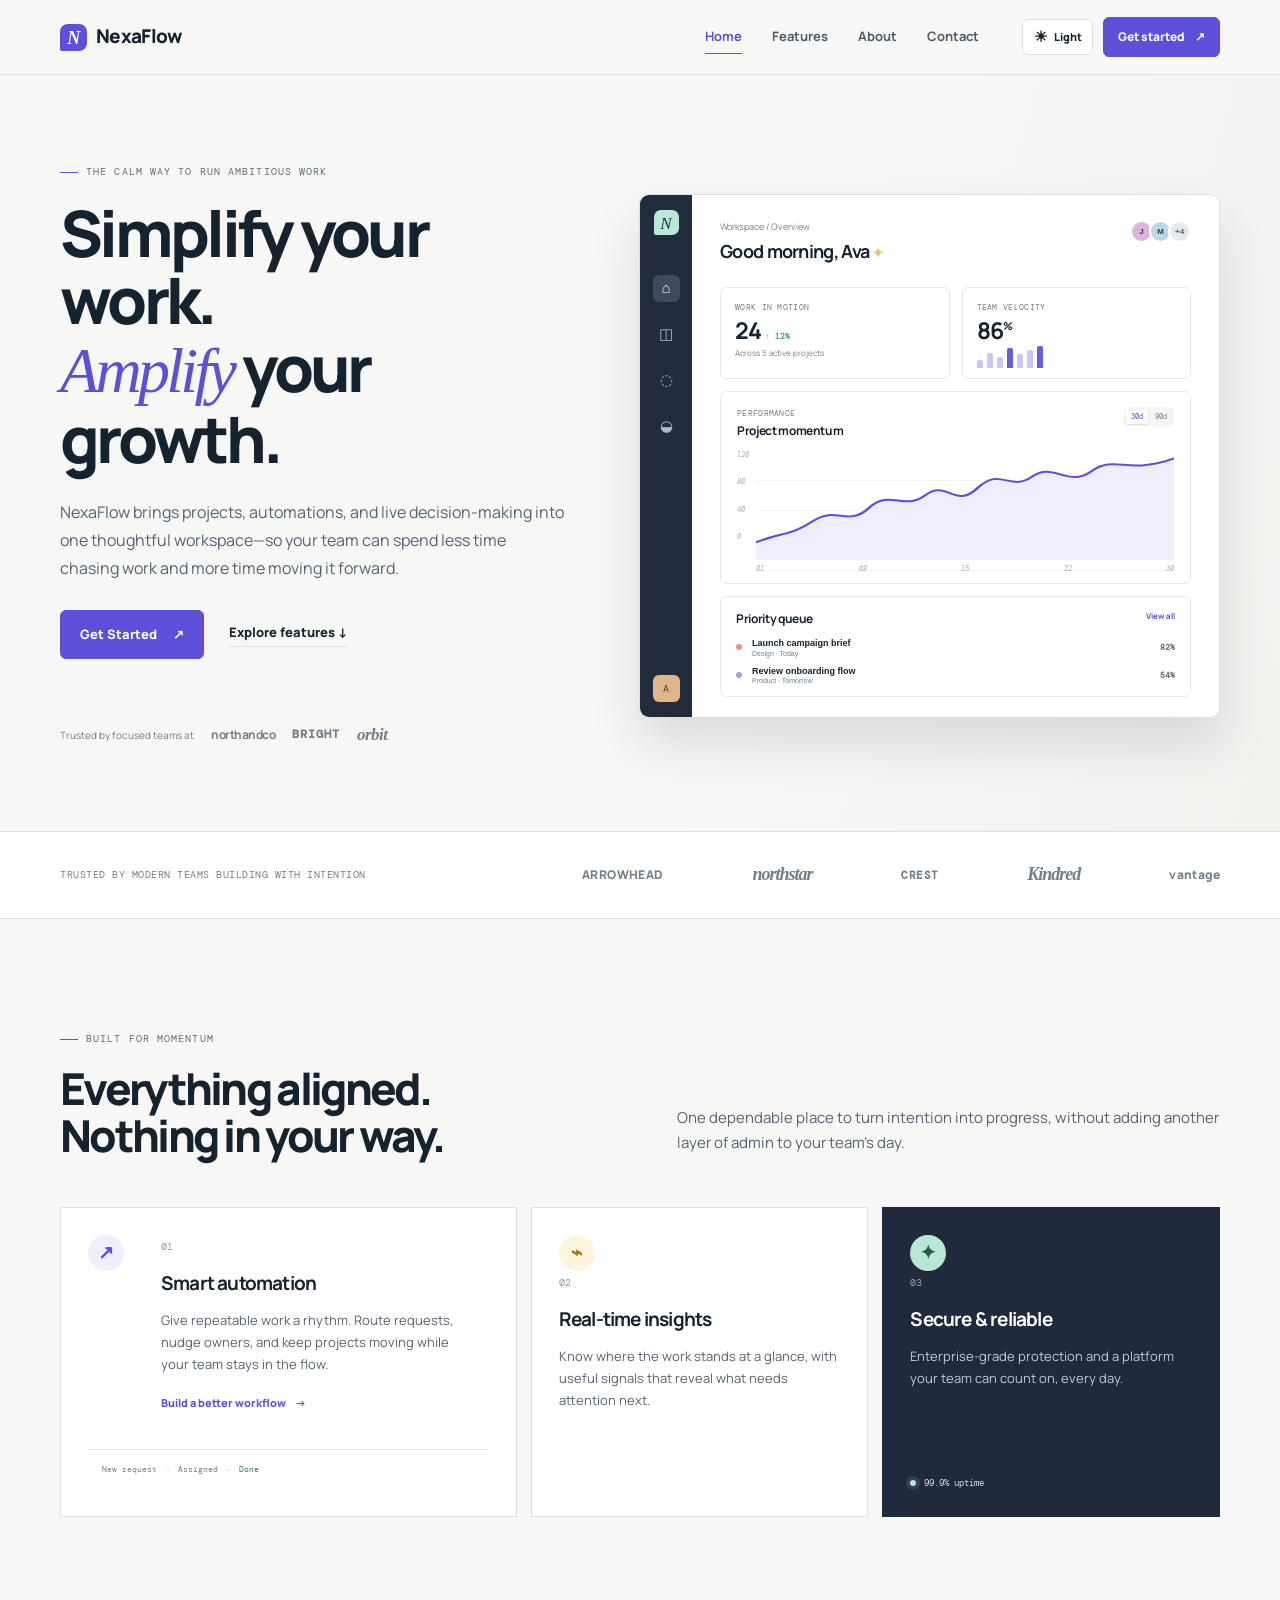
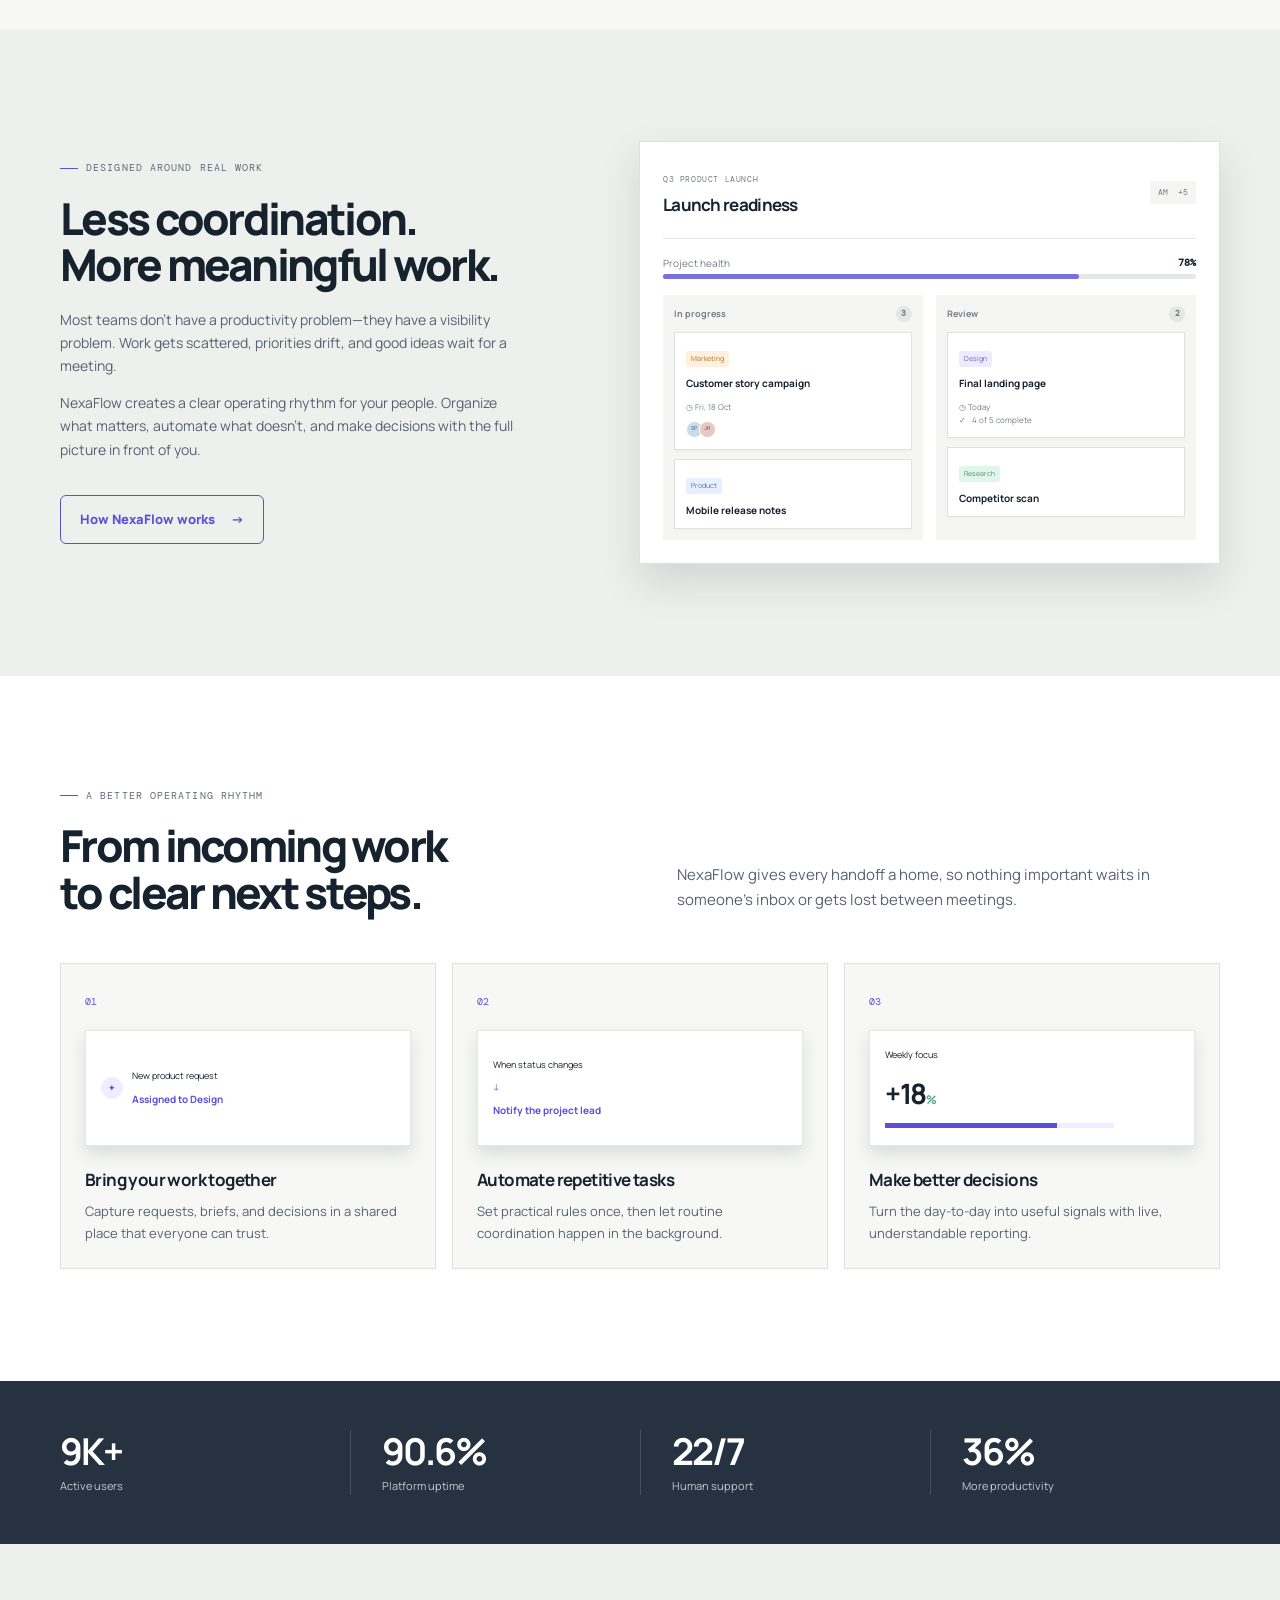
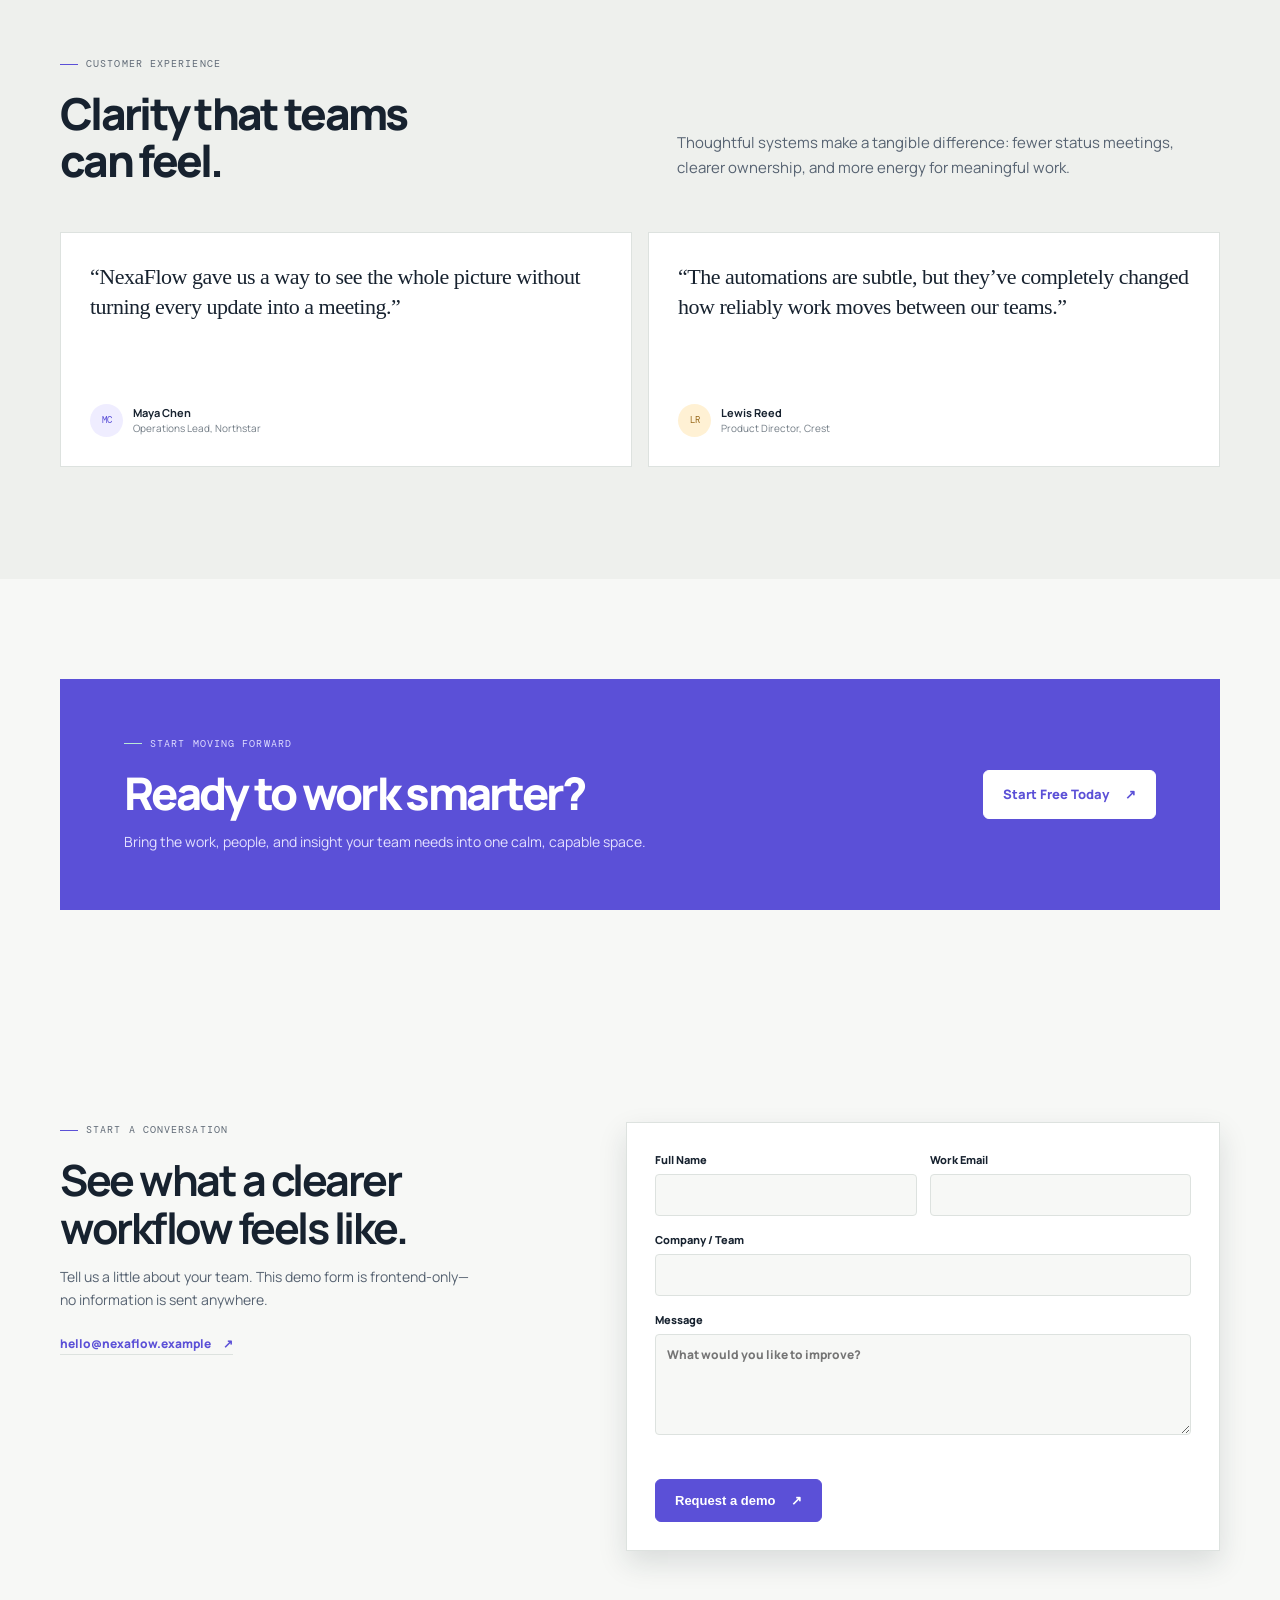
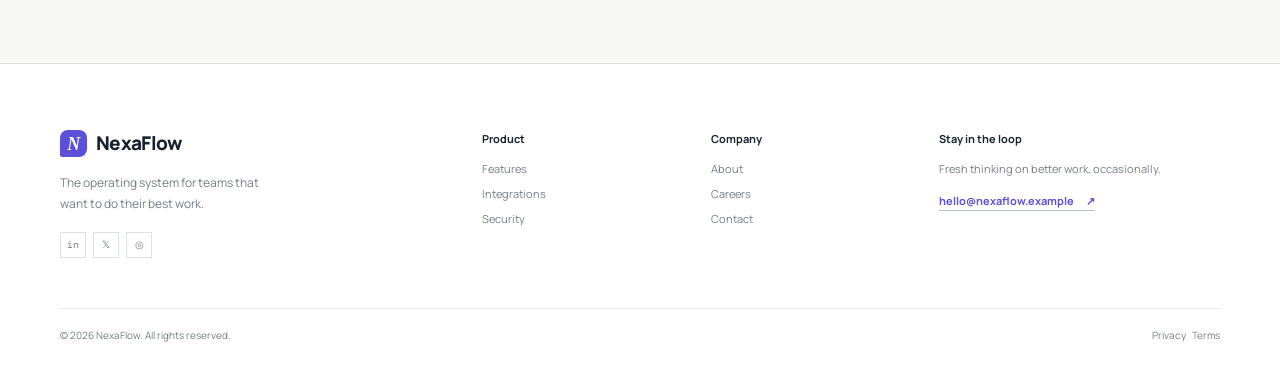
<file: index.html>
<!DOCTYPE html>
<html lang="en">
  <head>
    <meta charset="UTF-8" />
    <meta name="viewport" content="width=device-width, initial-scale=1.0" />
    <meta name="description" content="NexaFlow is the operating system for focused, high-performing teams." />
    <title>NexaFlow — Work that moves forward</title>
    <link rel="preconnect" href="https://fonts.googleapis.com" />
    <link rel="preconnect" href="https://fonts.gstatic.com" crossorigin />
    <link href="https://fonts.googleapis.com/css2?family=DM+Mono:wght@400;500&family=Manrope:wght@400;500;600;700;800&display=swap" rel="stylesheet" />
    <link rel="stylesheet" href="/WebDev-L1-LandingPage/style.css" />
    <script src="/WebDev-L1-LandingPage/app.js" defer></script>
  </head>
  <body>
    <header class="site-header">
      <nav class="nav container" aria-label="Primary navigation">
        <a class="brand" href="#home" aria-label="NexaFlow home"><span class="brand-mark">N</span>NexaFlow</a>
        <div class="nav-links" id="primary-menu">
          <a href="#home" aria-current="page">Home</a><a href="#features">Features</a><a href="#about">About</a><a href="#contact">Contact</a>
          <a class="mobile-cta" href="#contact">Get started <span aria-hidden="true">↗</span></a>
        </div>
        <div class="nav-actions">
          <button class="theme-toggle" type="button" aria-label="Switch to dark mode" aria-pressed="false">
            <span class="theme-icon theme-sun" aria-hidden="true">☀</span>
            <span class="theme-icon theme-moon" aria-hidden="true">☾</span>
            <span class="theme-toggle-label">Light</span>
          </button>
          <a class="button button-small desktop-cta" href="#contact">Get started <span aria-hidden="true">↗</span></a>
          <button class="menu-toggle" type="button" aria-controls="primary-menu" aria-expanded="false" aria-label="Open navigation menu"><span></span><span></span><span></span></button>
        </div>
      </nav>
    </header>

    <main>
      <section class="hero" id="home">
        <div class="container hero-grid">
          <div class="hero-copy">
            <p class="eyebrow"><span></span> The calm way to run ambitious work</p>
            <h1>Simplify your work.<br /><em>Amplify</em> your growth.</h1>
            <p class="hero-text">NexaFlow brings projects, automations, and live decision-making into one thoughtful workspace—so your team can spend less time chasing work and more time moving it forward.</p>
            <div class="hero-actions">
              <a class="button" href="#contact">Get Started <span aria-hidden="true">↗</span></a>
              <a class="text-link" href="#features">Explore features <span aria-hidden="true">↓</span></a>
            </div>
            <div class="trusted"><span>Trusted by focused teams at</span><b>northandco</b><b>BRIGHT</b><b>orbit</b></div>
          </div>
          <div class="dashboard dashboard-hero" aria-label="NexaFlow workspace preview">
            <div class="dash-sidebar"><div class="dash-logo">N</div><div class="side-icons"><i class="active">⌂</i><i>◫</i><i>◌</i><i>◒</i></div><i class="profile">A</i></div>
            <div class="dash-main">
              <div class="dash-top"><div><p class="dash-breadcrumb">Workspace / Overview</p><h2>Good morning, Ava <span>✦</span></h2></div><button class="avatar-stack" aria-label="Team members"><b>J</b><b>M</b><b>+4</b></button></div>
              <div class="metric-row"><article><small>WORK IN MOTION</small><strong>24 <span>↑ 12%</span></strong><p>Across 5 active projects</p></article><article><small>TEAM VELOCITY</small><strong>86<sup>%</sup></strong><div class="mini-bars"><i></i><i></i><i></i><i></i><i></i><i></i><i></i></div></article></div>
              <div class="chart-card"><div class="card-title"><div><small>PERFORMANCE</small><h3>Project momentum</h3></div><div class="range-switch" aria-label="Chart time range"><button class="is-selected" type="button" data-range="30">30d</button><button type="button" data-range="90">90d</button></div></div><div class="chart"><div class="y-axis"><i>120</i><i>80</i><i>40</i><i>0</i></div><svg viewBox="0 0 400 135" preserveAspectRatio="none" aria-hidden="true"><path class="chart-fill" d="M0 113 C25 100,33 105,55 86 S88 94,108 70 S141 74,162 54 S190 72,212 45 S243 50,264 31 S298 45,321 24 S355 29,400 8 V135 H0Z"/><path class="chart-line" d="M0 113 C25 100,33 105,55 86 S88 94,108 70 S141 74,162 54 S190 72,212 45 S243 50,264 31 S298 45,321 24 S355 29,400 8"/></svg><div class="x-axis"><i>01</i><i>08</i><i>15</i><i>22</i><i>30</i></div></div></div>
              <div class="activity"><div class="card-title"><h3>Priority queue</h3><a href="#features">View all</a></div><button class="task task-button" type="button" data-project="campaign"><span class="task-dot coral"></span><span><b>Launch campaign brief</b><small>Design · Today</small></span><strong>82%</strong></button><button class="task task-button" type="button" data-project="onboarding"><span class="task-dot lilac"></span><span><b>Review onboarding flow</b><small>Product · Tomorrow</small></span><strong>54%</strong></button></div>
            </div>
          </div>
        </div>
      </section>

      <section class="trust-band" aria-label="Trusted by modern teams"><div class="container"><p>Trusted by modern teams building with intention</p><div class="trust-logos" aria-label="Customer logos"><span>ARROWHEAD</span><span>northstar</span><span>CREST</span><span>Kindred</span><span>vantage</span></div></div></section>

      <section class="features section" id="features">
        <div class="container">
          <div class="section-intro"><p class="eyebrow"><span></span> Built for momentum</p><h2>Everything aligned.<br />Nothing in your way.</h2><p>One dependable place to turn intention into progress, without adding another layer of admin to your team’s day.</p></div>
          <div class="feature-grid">
            <article class="feature feature-wide"><div class="feature-icon purple">↗</div><div><p class="feature-number">01</p><h3>Smart automation</h3><p>Give repeatable work a rhythm. Route requests, nudge owners, and keep projects moving while your team stays in the flow.</p><a href="#about">Build a better workflow <span>→</span></a></div><div class="flow-diagram"><span>New request</span><i>→</i><span>Assigned</span><i>→</i><span class="flow-last">Done</span></div></article>
            <article class="feature"><div class="feature-icon amber">⌁</div><p class="feature-number">02</p><h3>Real-time insights</h3><p>Know where the work stands at a glance, with useful signals that reveal what needs attention next.</p></article>
            <article class="feature dark"><div class="feature-icon mint">✦</div><p class="feature-number">03</p><h3>Secure &amp; reliable</h3><p>Enterprise-grade protection and a platform your team can count on, every day.</p><div class="secure-line"><i></i><span>99.9% uptime</span></div></article>
          </div>
        </div>
      </section>

      <section class="product section" id="about"><div class="container product-grid"><div class="product-copy"><p class="eyebrow"><span></span> Designed around real work</p><h2>Less coordination.<br />More meaningful work.</h2><p>Most teams don’t have a productivity problem—they have a visibility problem. Work gets scattered, priorities drift, and good ideas wait for a meeting.</p><p>NexaFlow creates a clear operating rhythm for your people. Organize what matters, automate what doesn’t, and make decisions with the full picture in front of you.</p><a class="button button-outline" href="#contact">How NexaFlow works <span>→</span></a></div><div class="board" aria-label="Project board preview"><div class="board-heading"><div><span class="board-kicker">Q3 PRODUCT LAUNCH</span><h3>Launch readiness</h3></div><span class="board-avatars">AM&nbsp; +5</span></div><div class="board-progress"><span>Project health</span><b>78%</b><i><em></em></i></div><div class="board-columns"><div><h4>In progress <b>3</b></h4><article class="board-card"><small class="tag orange">Marketing</small><strong>Customer story campaign</strong><p><span>◷</span> Fri, 18 Oct</p><div class="card-people"><i>SP</i><i>JH</i></div></article><article class="board-card compact"><small class="tag blue">Product</small><strong>Mobile release notes</strong></article></div><div><h4>Review <b>2</b></h4><article class="board-card"><small class="tag purple-tag">Design</small><strong>Final landing page</strong><p><span>◷</span> Today</p><div class="checklist">✓ &nbsp; 4 of 5 complete</div></article><article class="board-card compact"><small class="tag green">Research</small><strong>Competitor scan</strong></article></div></div></div></div></section>

      <section class="how-it-works section"><div class="container"><div class="section-intro"><p class="eyebrow"><span></span> A better operating rhythm</p><h2>From incoming work<br />to clear next steps.</h2><p>NexaFlow gives every handoff a home, so nothing important waits in someone’s inbox or gets lost between meetings.</p></div><div class="steps-grid"><article class="step-card reveal"><span class="step-number">01</span><div class="step-visual inbox-visual"><i>✦</i><span>New product request</span><b>Assigned to Design</b></div><h3>Bring your work together</h3><p>Capture requests, briefs, and decisions in a shared place that everyone can trust.</p></article><article class="step-card reveal"><span class="step-number">02</span><div class="step-visual automation-visual"><span>When status changes</span><i>↓</i><b>Notify the project lead</b></div><h3>Automate repetitive tasks</h3><p>Set practical rules once, then let routine coordination happen in the background.</p></article><article class="step-card reveal"><span class="step-number">03</span><div class="step-visual insight-visual"><span>Weekly focus</span><strong>+18<small>%</small></strong><i></i></div><h3>Make better decisions</h3><p>Turn the day-to-day into useful signals with live, understandable reporting.</p></article></div></div></section>

      <section class="stats"><div class="container stats-grid"><div><strong>10K<span>+</span></strong><p>Active users</p></div><div><strong>99.9<span>%</span></strong><p>Platform uptime</p></div><div><strong>24<span>/7</span></strong><p>Human support</p></div><div><strong>40<span>%</span></strong><p>More productivity</p></div></div></section>

      <section class="testimonials section"><div class="container"><div class="section-intro"><p class="eyebrow"><span></span> Customer experience</p><h2>Clarity that teams<br />can feel.</h2><p>Thoughtful systems make a tangible difference: fewer status meetings, clearer ownership, and more energy for meaningful work.</p></div><div class="testimonial-grid"><figure class="testimonial reveal"><blockquote>“NexaFlow gave us a way to see the whole picture without turning every update into a meeting.”</blockquote><figcaption><span class="person-avatar purple-avatar">MC</span><span><b>Maya Chen</b><small>Operations Lead, Northstar</small></span></figcaption></figure><figure class="testimonial reveal"><blockquote>“The automations are subtle, but they’ve completely changed how reliably work moves between our teams.”</blockquote><figcaption><span class="person-avatar amber-avatar">LR</span><span><b>Lewis Reed</b><small>Product Director, Crest</small></span></figcaption></figure></div></div></section>

      <section class="final-cta section" id="contact"><div class="container cta-panel"><div><p class="eyebrow light"><span></span> Start moving forward</p><h2>Ready to work smarter?</h2><p>Bring the work, people, and insight your team needs into one calm, capable space.</p></div><a class="button button-light" href="#contact-form">Start Free Today <span>↗</span></a></div></section>

      <section class="contact-section section" id="contact-form"><div class="container contact-grid"><div><p class="eyebrow"><span></span> Start a conversation</p><h2>See what a clearer<br />workflow feels like.</h2><p>Tell us a little about your team. This demo form is frontend-only—no information is sent anywhere.</p><a class="contact-email" href="mailto:hello@nexaflow.example">hello@nexaflow.example <span>↗</span></a></div><form class="contact-form" novalidate><div class="form-row"><label>Full Name<input name="name" autocomplete="name" required /></label><label>Work Email<input name="email" type="email" autocomplete="email" required /></label></div><label>Company / Team<input name="company" autocomplete="organization" required /></label><label>Message<textarea name="message" rows="4" required placeholder="What would you like to improve?"></textarea></label><p class="form-status" role="status" aria-live="polite"></p><button class="button" type="submit"><span class="button-text">Request a demo</span><span class="button-loader" aria-hidden="true"></span><span aria-hidden="true">↗</span></button></form></div></section>
    </main>

    <footer class="footer"><div class="container footer-grid"><div class="footer-brand"><a class="brand" href="#home"><span class="brand-mark">N</span>NexaFlow</a><p>The operating system for teams that want to do their best work.</p><div class="socials"><a href="#contact" aria-label="LinkedIn">in</a><a href="#contact" aria-label="X">𝕏</a><a href="#contact" aria-label="Instagram">◎</a></div></div><div><h4>Product</h4><a href="#features">Features</a><a href="#about">Integrations</a><a href="#contact">Security</a></div><div><h4>Company</h4><a href="#about">About</a><a href="#contact">Careers</a><a href="#contact">Contact</a></div><div><h4>Stay in the loop</h4><p class="newsletter-text">Fresh thinking on better work, occasionally.</p><a class="footer-email" href="mailto:hello@nexaflow.example">hello@nexaflow.example <span>↗</span></a></div></div><div class="container footer-bottom"><span>© 2026 NexaFlow. All rights reserved.</span><span><a href="#contact">Privacy</a>&nbsp;&nbsp; <a href="#contact">Terms</a></span></div></footer>
    <div class="project-modal" aria-hidden="true" role="dialog" aria-modal="true" aria-labelledby="modal-title"><div class="modal-backdrop" data-close-modal></div><div class="modal-card" role="document"><button class="modal-close" type="button" aria-label="Close project details" data-close-modal>×</button><p class="eyebrow"><span></span> Project details</p><h2 id="modal-title">Launch campaign brief</h2><p class="modal-copy">A focused campaign plan for the Q3 launch, including audience, positioning, channel ownership, and final review milestones.</p><div class="modal-meta"><span><b>Owner</b> Maya Chen</span><span><b>Due</b> Today</span><span><b>Status</b> In review</span></div><div class="modal-progress"><div><span>Completion</span><b>82%</b></div><i><em></em></i></div><button class="button" type="button" data-close-modal>Got it <span>→</span></button></div></div>
  </body>
</html>
</file>
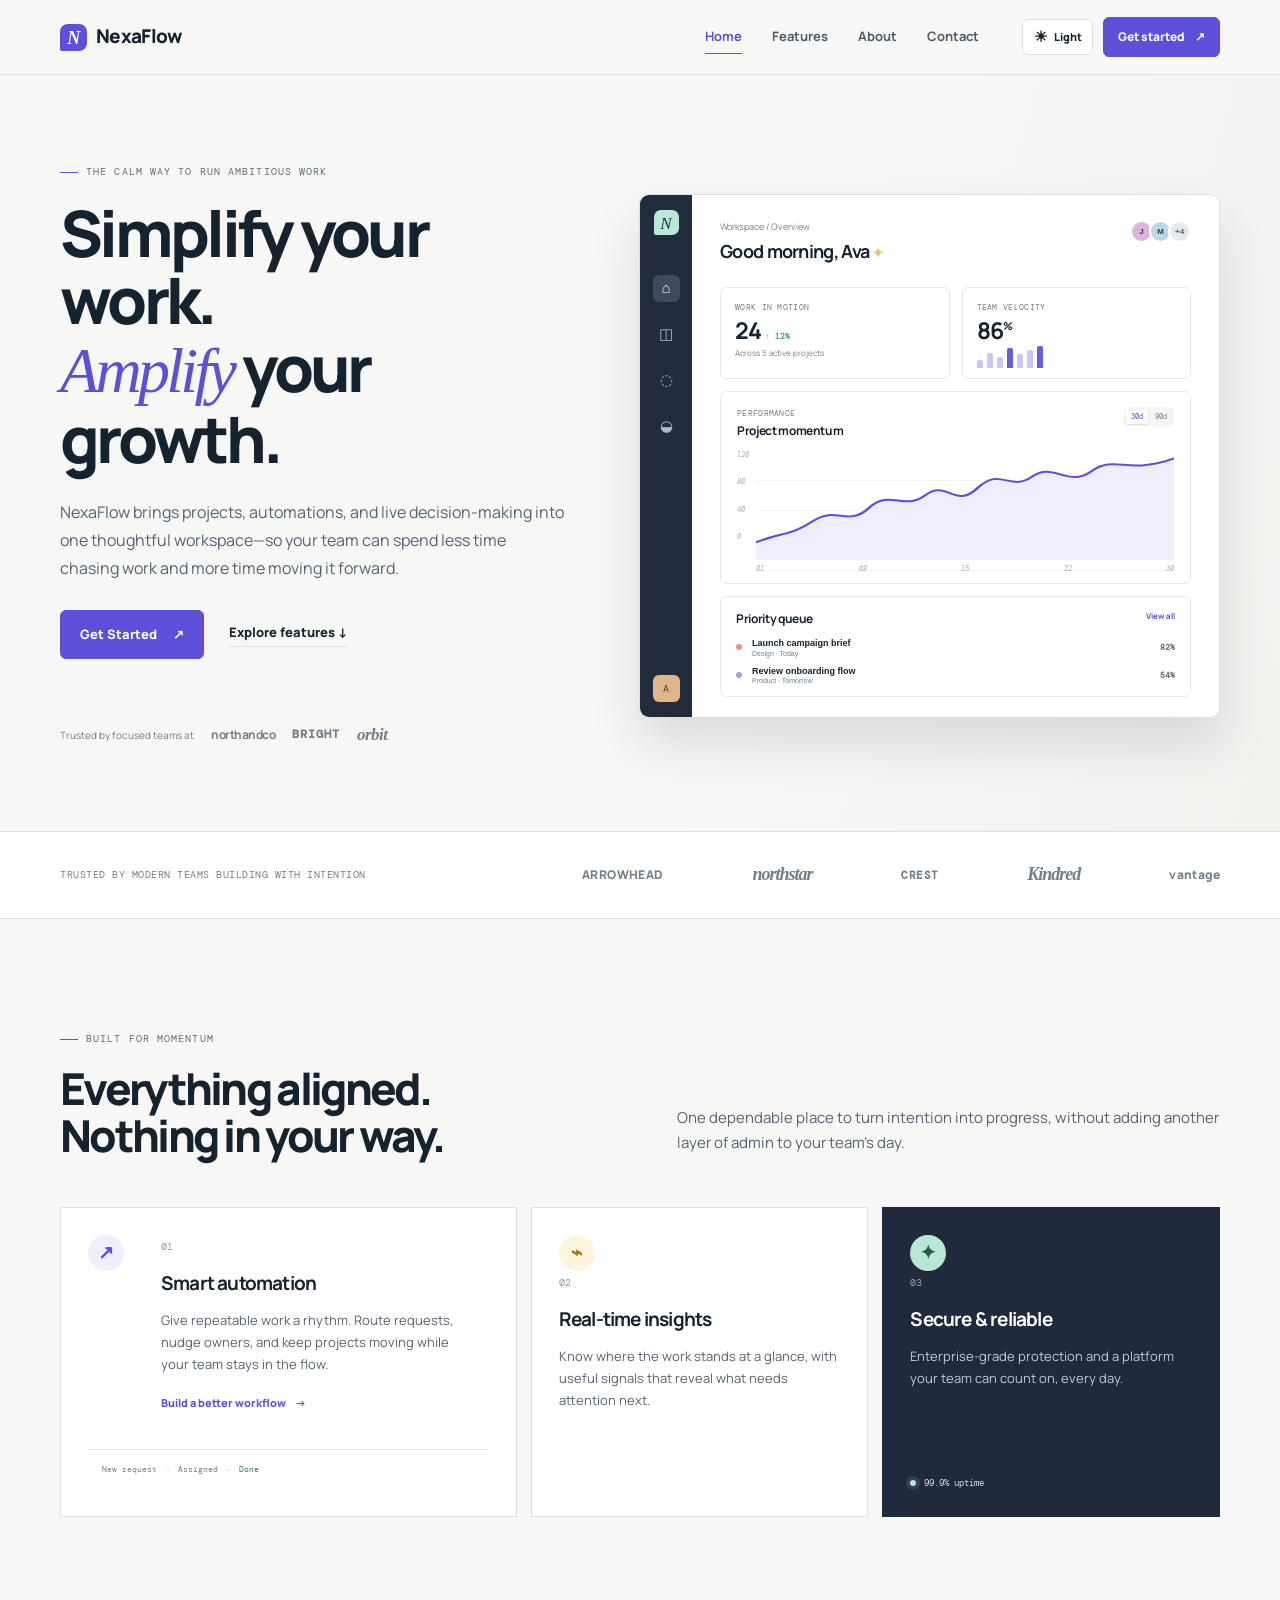
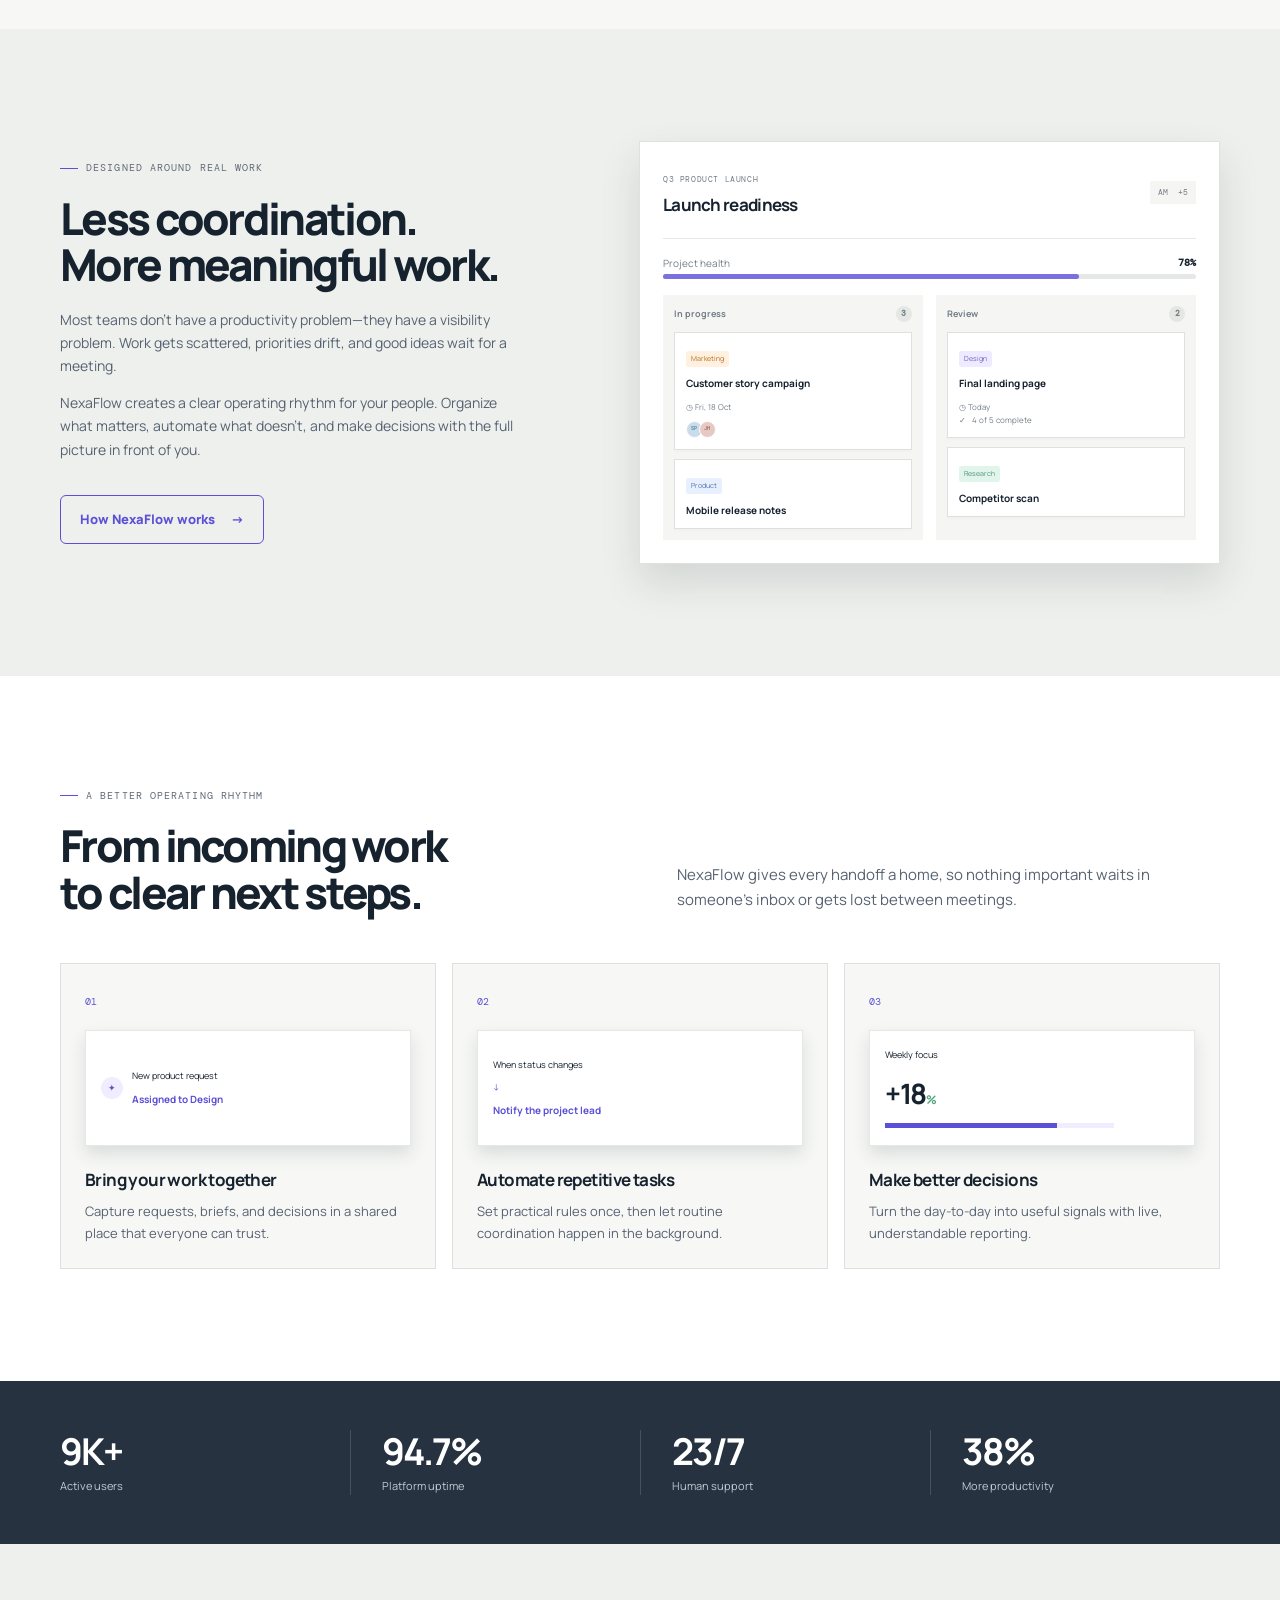
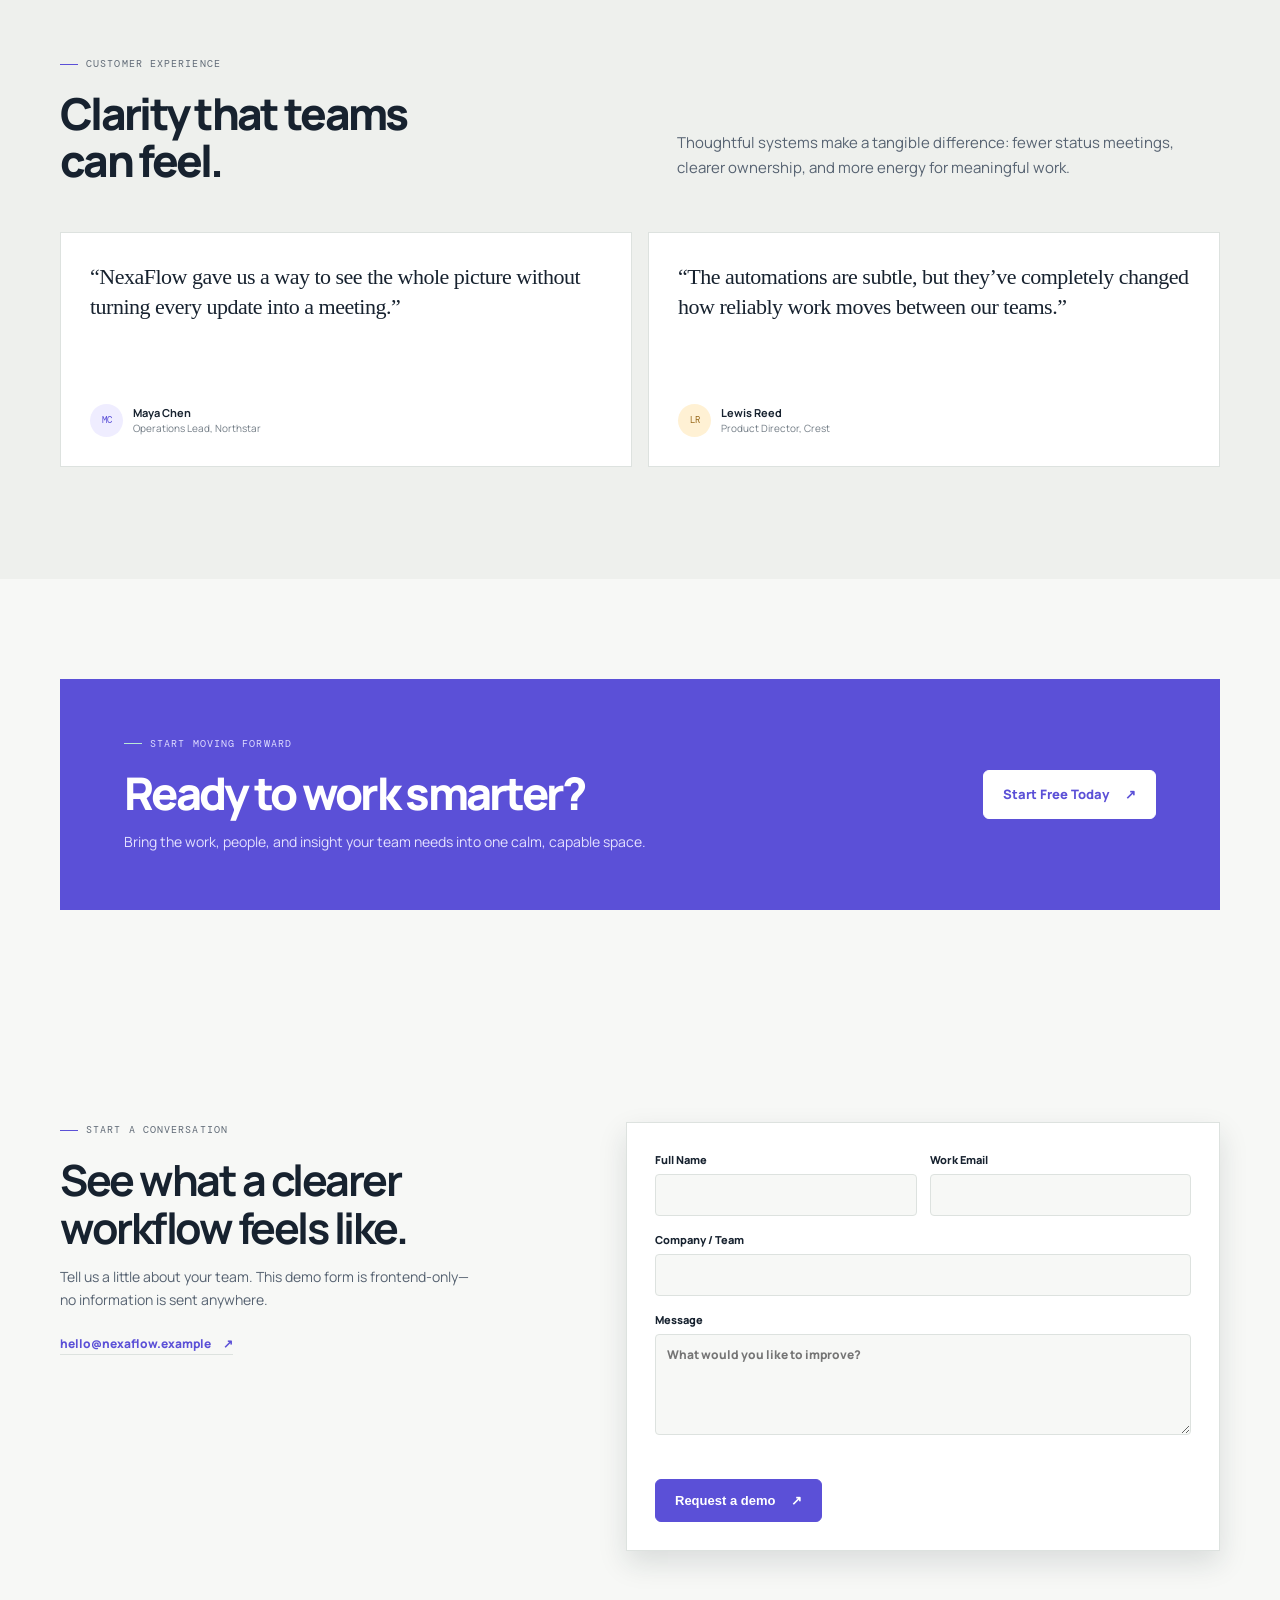
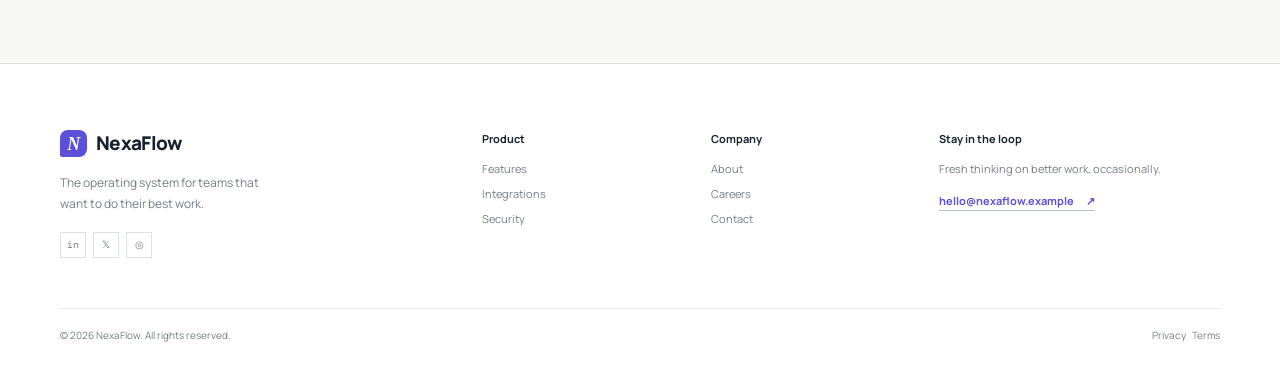
<file: WebDev-L1-LandingPage/index.html>
<!DOCTYPE html>
<html lang="en">
  <head>
    <meta charset="UTF-8" />
    <meta name="viewport" content="width=device-width, initial-scale=1.0" />
    <meta name="description" content="NexaFlow is the operating system for focused, high-performing teams." />
    <title>NexaFlow — Work that moves forward</title>
    <link rel="preconnect" href="https://fonts.googleapis.com" />
    <link rel="preconnect" href="https://fonts.gstatic.com" crossorigin />
    <link href="https://fonts.googleapis.com/css2?family=DM+Mono:wght@400;500&family=Manrope:wght@400;500;600;700;800&display=swap" rel="stylesheet" />
    <link rel="stylesheet" href="style.css" />
    <script src="app.js" defer></script>
  </head>
  <body>
    <header class="site-header">
      <nav class="nav container" aria-label="Primary navigation">
        <a class="brand" href="#home" aria-label="NexaFlow home"><span class="brand-mark">N</span>NexaFlow</a>
        <div class="nav-links" id="primary-menu">
          <a href="#home" aria-current="page">Home</a><a href="#features">Features</a><a href="#about">About</a><a href="#contact">Contact</a>
          <a class="mobile-cta" href="#contact">Get started <span aria-hidden="true">↗</span></a>
        </div>
        <div class="nav-actions">
          <button class="theme-toggle" type="button" aria-label="Switch to dark mode" aria-pressed="false">
            <span class="theme-icon theme-sun" aria-hidden="true">☀</span>
            <span class="theme-icon theme-moon" aria-hidden="true">☾</span>
            <span class="theme-toggle-label">Light</span>
          </button>
          <a class="button button-small desktop-cta" href="#contact">Get started <span aria-hidden="true">↗</span></a>
          <button class="menu-toggle" type="button" aria-controls="primary-menu" aria-expanded="false" aria-label="Open navigation menu"><span></span><span></span><span></span></button>
        </div>
      </nav>
    </header>

    <main>
      <section class="hero" id="home">
        <div class="container hero-grid">
          <div class="hero-copy">
            <p class="eyebrow"><span></span> The calm way to run ambitious work</p>
            <h1>Simplify your work.<br /><em>Amplify</em> your growth.</h1>
            <p class="hero-text">NexaFlow brings projects, automations, and live decision-making into one thoughtful workspace—so your team can spend less time chasing work and more time moving it forward.</p>
            <div class="hero-actions">
              <a class="button" href="#contact">Get Started <span aria-hidden="true">↗</span></a>
              <a class="text-link" href="#features">Explore features <span aria-hidden="true">↓</span></a>
            </div>
            <div class="trusted"><span>Trusted by focused teams at</span><b>northandco</b><b>BRIGHT</b><b>orbit</b></div>
          </div>
          <div class="dashboard dashboard-hero" aria-label="NexaFlow workspace preview">
            <div class="dash-sidebar"><div class="dash-logo">N</div><div class="side-icons"><i class="active">⌂</i><i>◫</i><i>◌</i><i>◒</i></div><i class="profile">A</i></div>
            <div class="dash-main">
              <div class="dash-top"><div><p class="dash-breadcrumb">Workspace / Overview</p><h2>Good morning, Ava <span>✦</span></h2></div><button class="avatar-stack" aria-label="Team members"><b>J</b><b>M</b><b>+4</b></button></div>
              <div class="metric-row"><article><small>WORK IN MOTION</small><strong>24 <span>↑ 12%</span></strong><p>Across 5 active projects</p></article><article><small>TEAM VELOCITY</small><strong>86<sup>%</sup></strong><div class="mini-bars"><i></i><i></i><i></i><i></i><i></i><i></i><i></i></div></article></div>
              <div class="chart-card"><div class="card-title"><div><small>PERFORMANCE</small><h3>Project momentum</h3></div><div class="range-switch" aria-label="Chart time range"><button class="is-selected" type="button" data-range="30">30d</button><button type="button" data-range="90">90d</button></div></div><div class="chart"><div class="y-axis"><i>120</i><i>80</i><i>40</i><i>0</i></div><svg viewBox="0 0 400 135" preserveAspectRatio="none" aria-hidden="true"><path class="chart-fill" d="M0 113 C25 100,33 105,55 86 S88 94,108 70 S141 74,162 54 S190 72,212 45 S243 50,264 31 S298 45,321 24 S355 29,400 8 V135 H0Z"/><path class="chart-line" d="M0 113 C25 100,33 105,55 86 S88 94,108 70 S141 74,162 54 S190 72,212 45 S243 50,264 31 S298 45,321 24 S355 29,400 8"/></svg><div class="x-axis"><i>01</i><i>08</i><i>15</i><i>22</i><i>30</i></div></div></div>
              <div class="activity"><div class="card-title"><h3>Priority queue</h3><a href="#features">View all</a></div><button class="task task-button" type="button" data-project="campaign"><span class="task-dot coral"></span><span><b>Launch campaign brief</b><small>Design · Today</small></span><strong>82%</strong></button><button class="task task-button" type="button" data-project="onboarding"><span class="task-dot lilac"></span><span><b>Review onboarding flow</b><small>Product · Tomorrow</small></span><strong>54%</strong></button></div>
            </div>
          </div>
        </div>
      </section>

      <section class="trust-band" aria-label="Trusted by modern teams"><div class="container"><p>Trusted by modern teams building with intention</p><div class="trust-logos" aria-label="Customer logos"><span>ARROWHEAD</span><span>northstar</span><span>CREST</span><span>Kindred</span><span>vantage</span></div></div></section>

      <section class="features section" id="features">
        <div class="container">
          <div class="section-intro"><p class="eyebrow"><span></span> Built for momentum</p><h2>Everything aligned.<br />Nothing in your way.</h2><p>One dependable place to turn intention into progress, without adding another layer of admin to your team’s day.</p></div>
          <div class="feature-grid">
            <article class="feature feature-wide"><div class="feature-icon purple">↗</div><div><p class="feature-number">01</p><h3>Smart automation</h3><p>Give repeatable work a rhythm. Route requests, nudge owners, and keep projects moving while your team stays in the flow.</p><a href="#about">Build a better workflow <span>→</span></a></div><div class="flow-diagram"><span>New request</span><i>→</i><span>Assigned</span><i>→</i><span class="flow-last">Done</span></div></article>
            <article class="feature"><div class="feature-icon amber">⌁</div><p class="feature-number">02</p><h3>Real-time insights</h3><p>Know where the work stands at a glance, with useful signals that reveal what needs attention next.</p></article>
            <article class="feature dark"><div class="feature-icon mint">✦</div><p class="feature-number">03</p><h3>Secure &amp; reliable</h3><p>Enterprise-grade protection and a platform your team can count on, every day.</p><div class="secure-line"><i></i><span>99.9% uptime</span></div></article>
          </div>
        </div>
      </section>

      <section class="product section" id="about"><div class="container product-grid"><div class="product-copy"><p class="eyebrow"><span></span> Designed around real work</p><h2>Less coordination.<br />More meaningful work.</h2><p>Most teams don’t have a productivity problem—they have a visibility problem. Work gets scattered, priorities drift, and good ideas wait for a meeting.</p><p>NexaFlow creates a clear operating rhythm for your people. Organize what matters, automate what doesn’t, and make decisions with the full picture in front of you.</p><a class="button button-outline" href="#contact">How NexaFlow works <span>→</span></a></div><div class="board" aria-label="Project board preview"><div class="board-heading"><div><span class="board-kicker">Q3 PRODUCT LAUNCH</span><h3>Launch readiness</h3></div><span class="board-avatars">AM&nbsp; +5</span></div><div class="board-progress"><span>Project health</span><b>78%</b><i><em></em></i></div><div class="board-columns"><div><h4>In progress <b>3</b></h4><article class="board-card"><small class="tag orange">Marketing</small><strong>Customer story campaign</strong><p><span>◷</span> Fri, 18 Oct</p><div class="card-people"><i>SP</i><i>JH</i></div></article><article class="board-card compact"><small class="tag blue">Product</small><strong>Mobile release notes</strong></article></div><div><h4>Review <b>2</b></h4><article class="board-card"><small class="tag purple-tag">Design</small><strong>Final landing page</strong><p><span>◷</span> Today</p><div class="checklist">✓ &nbsp; 4 of 5 complete</div></article><article class="board-card compact"><small class="tag green">Research</small><strong>Competitor scan</strong></article></div></div></div></div></section>

      <section class="how-it-works section"><div class="container"><div class="section-intro"><p class="eyebrow"><span></span> A better operating rhythm</p><h2>From incoming work<br />to clear next steps.</h2><p>NexaFlow gives every handoff a home, so nothing important waits in someone’s inbox or gets lost between meetings.</p></div><div class="steps-grid"><article class="step-card reveal"><span class="step-number">01</span><div class="step-visual inbox-visual"><i>✦</i><span>New product request</span><b>Assigned to Design</b></div><h3>Bring your work together</h3><p>Capture requests, briefs, and decisions in a shared place that everyone can trust.</p></article><article class="step-card reveal"><span class="step-number">02</span><div class="step-visual automation-visual"><span>When status changes</span><i>↓</i><b>Notify the project lead</b></div><h3>Automate repetitive tasks</h3><p>Set practical rules once, then let routine coordination happen in the background.</p></article><article class="step-card reveal"><span class="step-number">03</span><div class="step-visual insight-visual"><span>Weekly focus</span><strong>+18<small>%</small></strong><i></i></div><h3>Make better decisions</h3><p>Turn the day-to-day into useful signals with live, understandable reporting.</p></article></div></div></section>

      <section class="stats"><div class="container stats-grid"><div><strong>10K<span>+</span></strong><p>Active users</p></div><div><strong>99.9<span>%</span></strong><p>Platform uptime</p></div><div><strong>24<span>/7</span></strong><p>Human support</p></div><div><strong>40<span>%</span></strong><p>More productivity</p></div></div></section>

      <section class="testimonials section"><div class="container"><div class="section-intro"><p class="eyebrow"><span></span> Customer experience</p><h2>Clarity that teams<br />can feel.</h2><p>Thoughtful systems make a tangible difference: fewer status meetings, clearer ownership, and more energy for meaningful work.</p></div><div class="testimonial-grid"><figure class="testimonial reveal"><blockquote>“NexaFlow gave us a way to see the whole picture without turning every update into a meeting.”</blockquote><figcaption><span class="person-avatar purple-avatar">MC</span><span><b>Maya Chen</b><small>Operations Lead, Northstar</small></span></figcaption></figure><figure class="testimonial reveal"><blockquote>“The automations are subtle, but they’ve completely changed how reliably work moves between our teams.”</blockquote><figcaption><span class="person-avatar amber-avatar">LR</span><span><b>Lewis Reed</b><small>Product Director, Crest</small></span></figcaption></figure></div></div></section>

      <section class="final-cta section" id="contact"><div class="container cta-panel"><div><p class="eyebrow light"><span></span> Start moving forward</p><h2>Ready to work smarter?</h2><p>Bring the work, people, and insight your team needs into one calm, capable space.</p></div><a class="button button-light" href="#contact-form">Start Free Today <span>↗</span></a></div></section>

      <section class="contact-section section" id="contact-form"><div class="container contact-grid"><div><p class="eyebrow"><span></span> Start a conversation</p><h2>See what a clearer<br />workflow feels like.</h2><p>Tell us a little about your team. This demo form is frontend-only—no information is sent anywhere.</p><a class="contact-email" href="mailto:hello@nexaflow.example">hello@nexaflow.example <span>↗</span></a></div><form class="contact-form" novalidate><div class="form-row"><label>Full Name<input name="name" autocomplete="name" required /></label><label>Work Email<input name="email" type="email" autocomplete="email" required /></label></div><label>Company / Team<input name="company" autocomplete="organization" required /></label><label>Message<textarea name="message" rows="4" required placeholder="What would you like to improve?"></textarea></label><p class="form-status" role="status" aria-live="polite"></p><button class="button" type="submit"><span class="button-text">Request a demo</span><span class="button-loader" aria-hidden="true"></span><span aria-hidden="true">↗</span></button></form></div></section>
    </main>

    <footer class="footer"><div class="container footer-grid"><div class="footer-brand"><a class="brand" href="#home"><span class="brand-mark">N</span>NexaFlow</a><p>The operating system for teams that want to do their best work.</p><div class="socials"><a href="#contact" aria-label="LinkedIn">in</a><a href="#contact" aria-label="X">𝕏</a><a href="#contact" aria-label="Instagram">◎</a></div></div><div><h4>Product</h4><a href="#features">Features</a><a href="#about">Integrations</a><a href="#contact">Security</a></div><div><h4>Company</h4><a href="#about">About</a><a href="#contact">Careers</a><a href="#contact">Contact</a></div><div><h4>Stay in the loop</h4><p class="newsletter-text">Fresh thinking on better work, occasionally.</p><a class="footer-email" href="mailto:hello@nexaflow.example">hello@nexaflow.example <span>↗</span></a></div></div><div class="container footer-bottom"><span>© 2026 NexaFlow. All rights reserved.</span><span><a href="#contact">Privacy</a>&nbsp;&nbsp; <a href="#contact">Terms</a></span></div></footer>
    <div class="project-modal" aria-hidden="true" role="dialog" aria-modal="true" aria-labelledby="modal-title"><div class="modal-backdrop" data-close-modal></div><div class="modal-card" role="document"><button class="modal-close" type="button" aria-label="Close project details" data-close-modal>×</button><p class="eyebrow"><span></span> Project details</p><h2 id="modal-title">Launch campaign brief</h2><p class="modal-copy">A focused campaign plan for the Q3 launch, including audience, positioning, channel ownership, and final review milestones.</p><div class="modal-meta"><span><b>Owner</b> Maya Chen</span><span><b>Due</b> Today</span><span><b>Status</b> In review</span></div><div class="modal-progress"><div><span>Completion</span><b>82%</b></div><i><em></em></i></div><button class="button" type="button" data-close-modal>Got it <span>→</span></button></div></div>
  </body>
</html>
</file>
<file: WebDev-L1-LandingPage/style.css>
:root { --ink:#17222f; --muted:#64707d; --paper:#f7f8f6; --line:#dde2df; --purple:#5b50d7; --purple-soft:#efedff; --mint:#b9e8d6; --coral:#ef907e; --amber:#edc46f; --navy:#202a3b; --serif: Georgia, 'Times New Roman', serif; --sans:'Manrope',Arial,sans-serif; --mono:'DM Mono',monospace; }
* { box-sizing:border-box; } html { scroll-behavior:smooth; } body { margin:0; color:var(--ink); background:var(--paper); font-family:var(--sans); font-size:15px; line-height:1.65; overflow-x:hidden; } a { color:inherit; text-decoration:none; } .container { width:min(1160px, calc(100% - 48px)); margin:auto; } .site-header { position:sticky; top:0; z-index:20; background:rgba(247,248,246,.94); border-bottom:1px solid rgba(221,226,223,.8); backdrop-filter:blur(10px); } .nav { height:74px; display:flex; align-items:center; justify-content:space-between; gap:25px; } .brand { display:inline-flex; align-items:center; gap:9px; font-size:19px; font-weight:800; letter-spacing:-.7px; } .brand-mark { display:inline-grid; place-items:center; width:27px; height:27px; color:#fff; background:var(--purple); border-radius:8px 8px 8px 2px; font-family:var(--serif); font-size:18px; font-style:italic; } .nav-links { display:flex; gap:30px; margin-left:auto; margin-right:18px; } .nav-links a { position:relative; color:#4e5966; font-size:13px; font-weight:700; } .nav-links a:after { content:''; position:absolute; left:0; bottom:-6px; height:1px; width:0; background:var(--purple); transition:.25s; } .nav-links a:hover { color:var(--purple); } .nav-links a:hover:after { width:100%; } .button { display:inline-flex; align-items:center; justify-content:center; gap:16px; padding:13px 19px; border:1px solid var(--purple); border-radius:6px; background:var(--purple); color:#fff; font-size:13px; font-weight:800; transition:transform .22s, background .22s, box-shadow .22s; } .button:hover { background:#483ec0; box-shadow:0 9px 20px rgba(72,62,192,.18); transform:translateY(-2px); } .button-small { padding:9px 14px; gap:10px; font-size:12px; }.hero { padding:89px 0 82px; background:linear-gradient(105deg,#f7f8f6 60%,#f1f2ee); }.hero-grid,.product-grid { display:grid; grid-template-columns:.93fr 1.07fr; align-items:center; gap:74px; }.eyebrow { display:flex; align-items:center; gap:8px; margin:0 0 18px; color:#616b77; font-family:var(--mono); font-size:10px; letter-spacing:1.1px; text-transform:uppercase; }.eyebrow span { width:18px; height:1px; background:var(--purple); }.hero h1,.section-intro h2,.product h2,.cta-panel h2 { margin:0; font-size:clamp(42px,5vw,67px); letter-spacing:-3.7px; line-height:1.06; font-weight:800; }.hero h1 em { color:var(--purple); font-family:var(--serif); font-weight:400; }.hero-text { max-width:535px; margin:25px 0 28px; color:#566271; font-size:16px; line-height:1.75; }.hero-actions { display:flex; align-items:center; gap:25px; }.text-link { border-bottom:1px solid #aeb5bc; padding-bottom:3px; color:#354150; font-size:13px; font-weight:800; }.text-link:hover { color:var(--purple); border-color:var(--purple); }.trusted { display:flex; align-items:center; gap:17px; margin-top:62px; color:#8b9298; font-size:10px; }.trusted b { color:#8b9298; font-size:12px; letter-spacing:-.5px; }.trusted b:nth-child(3){ font-family:var(--mono); letter-spacing:1px; }.trusted b:nth-child(4){ font-family:var(--serif); font-size:17px; font-style:italic; }
/* dashboard */ .dashboard { overflow:hidden; background:#fff; border:1px solid #d7ddda; border-radius:10px; box-shadow:0 26px 50px rgba(26,37,47,.13); }.dashboard-hero { display:grid; grid-template-columns:52px 1fr; min-height:466px; }.dash-sidebar { display:flex; flex-direction:column; align-items:center; padding:15px 0; background:#222c3c; color:#aeb9c6; }.dash-logo { display:grid; place-items:center; width:25px; height:25px; margin-bottom:40px; border-radius:7px 7px 7px 2px; background:var(--mint); color:#273242; font-family:var(--serif); font-size:17px; font-style:italic; }.side-icons { display:grid; gap:19px; }.side-icons i,.profile { display:grid; place-items:center; width:27px; height:27px; border-radius:6px; font-size:15px; font-style:normal; }.side-icons .active { background:#3e4b5c; color:#fff; }.profile { margin-top:auto; background:#dfb68b; color:#443728; font-family:var(--mono); font-size:10px; }.dash-main { padding:25px 28px 20px; }.dash-top,.card-title { display:flex; justify-content:space-between; gap:15px; align-items:flex-start; }.dash-breadcrumb { margin:0 0 2px; color:#9aa3ab; font-size:9px; }.dash-top h2 { margin:0; font-size:18px; letter-spacing:-.7px; }.dash-top h2 span { color:#edc46f; font-size:14px; }.avatar-stack { display:flex; padding:0; background:none; border:0; }.avatar-stack b { display:grid; place-items:center; width:23px; height:23px; margin-left:-4px; border:2px solid #fff; border-radius:50%; background:#dcb4dc; color:#48354c; font-size:8px; }.avatar-stack b:nth-child(2){background:#b9d8e8;color:#244458}.avatar-stack b:nth-child(3){background:#e7e9e8;color:#55606a}.metric-row { display:grid; grid-template-columns:1fr 1fr; gap:12px; margin:20px 0 12px; }.metric-row article,.chart-card,.activity { border:1px solid #e5e8e6; border-radius:6px; }.metric-row article { padding:13px 14px 10px; }.metric-row small,.card-title small { display:block; color:#8c969c; font-family:var(--mono); font-size:8px; letter-spacing:.3px; }.metric-row strong { display:block; margin-top:3px; font-size:23px; letter-spacing:-1px; line-height:1.2; }.metric-row strong span { color:#55a77f; font-family:var(--mono); font-size:8px; letter-spacing:0; }.metric-row sup { font-size:11px; }.metric-row p { margin:2px 0 0; color:#9099a0; font-size:8px; }.mini-bars { display:flex; height:22px; align-items:end; gap:4px; margin-top:2px; }.mini-bars i { width:6px; background:#cac5fa; border-radius:2px 2px 0 0; }.mini-bars i:nth-child(1){height:8px}.mini-bars i:nth-child(2){height:15px}.mini-bars i:nth-child(3){height:11px}.mini-bars i:nth-child(4){height:20px;background:#675de0}.mini-bars i:nth-child(5){height:14px}.mini-bars i:nth-child(6){height:18px}.mini-bars i:nth-child(7){height:22px;background:#675de0}.chart-card { padding:15px 16px 9px; }.card-title h3 { margin:0; font-size:12px; letter-spacing:-.35px; }.card-title>span,.card-title a { color:#7c858e; font-size:8px; }.card-title a { color:var(--purple); font-weight:700; }.chart { position:relative; height:123px; margin:11px 0 0 19px; background:repeating-linear-gradient(to bottom,transparent 0,transparent 29px,#f0f2f1 30px); }.chart svg { position:absolute; width:100%; height:108px; bottom:14px; }.chart-line { fill:none; stroke:#675de0; stroke-width:2.5; }.chart-fill { fill:#f0efff; }.y-axis,.x-axis { position:absolute; color:#aab1b5; font-family:var(--mono); font-size:7px; }.y-axis { left:-19px; top:-2px; height:93px; display:flex; flex-direction:column; justify-content:space-between; }.x-axis { display:flex; justify-content:space-between; width:100%; bottom:0; }.activity { margin-top:12px; padding:12px 15px; }.task { display:grid; grid-template-columns:8px 1fr auto; align-items:center; gap:8px; padding-top:9px; }.task-dot { width:6px; height:6px; border-radius:50%; }.coral{background:var(--coral)} .lilac{background:#a69be7}.task b { display:block; font-size:9px; line-height:1.3; }.task small { display:block; color:#9ba2a7; font-size:7px; }.task strong { color:#69727a; font-family:var(--mono); font-size:8px; }
.section { padding:112px 0; }.section-intro { display:grid; grid-template-columns:1fr 1fr; column-gap:74px; margin-bottom:48px; }.section-intro .eyebrow { grid-column:1/-1; }.section-intro h2,.product h2,.cta-panel h2 { font-size:44px; letter-spacing:-2.7px; }.section-intro>p:last-child { align-self:end; margin:0 0 3px; color:var(--muted); }.feature-grid { display:grid; grid-template-columns:1.15fr .85fr .85fr; gap:14px; }.feature { position:relative; min-height:310px; padding:27px; border:1px solid var(--line); background:#fff; }.feature-wide { display:grid; grid-template-columns:55px 1fr; column-gap:18px; }.feature-icon { display:grid; place-items:center; width:36px; height:36px; border-radius:50%; font-size:19px; font-weight:600; }.purple{background:var(--purple-soft);color:var(--purple)}.amber{background:#fff5dc;color:#a77512}.mint{background:#b8e8d5;color:#245a4b}.feature-number { margin:4px 0 13px; color:#8e969d; font-family:var(--mono); font-size:10px; }.feature h3 { margin:0 0 9px; font-size:19px; letter-spacing:-.8px; }.feature p:not(.feature-number) { max-width:310px; margin:0; color:var(--muted); font-size:13px; line-height:1.7; }.feature a { display:inline-block; margin-top:19px; color:var(--purple); font-size:11px; font-weight:800; }.feature a span { margin-left:7px; }.flow-diagram { grid-column:1/-1; align-self:end; display:flex; align-items:center; gap:8px; padding:13px 14px; border-top:1px solid #edf0ee; color:#75808a; font-family:var(--mono); font-size:8px; }.flow-diagram i { color:#c3c9c7; font-style:normal; }.flow-diagram .flow-last { color:#287c63; }.feature.dark { background:#222c3c; border-color:#222c3c; color:#fff; }.feature.dark .feature-number { color:#97a2b2; }.feature.dark p:not(.feature-number) { color:#c3cbd4; }.secure-line { position:absolute; bottom:25px; left:27px; right:27px; display:flex; align-items:center; gap:8px; color:#d9e1e8; font-family:var(--mono); font-size:9px; }.secure-line i { width:6px; height:6px; border-radius:50%; background:var(--mint); box-shadow:0 0 0 4px rgba(185,232,214,.12); }
.product { background:#eef0ed; }.product-copy p:not(.eyebrow) { max-width:470px; color:#5f6a73; font-size:14px; }.product-copy p:nth-of-type(2) { margin-top:20px; }.button-outline { margin-top:20px; background:transparent; color:var(--purple); }.button-outline:hover { color:#fff; }.board { padding:23px; border:1px solid #d4dad6; background:#fff; box-shadow:0 18px 38px rgba(44,60,54,.09); }.board-heading { display:flex; align-items:center; justify-content:space-between; padding-bottom:18px; border-bottom:1px solid #e8ece9; }.board-kicker { color:#8b9694; font-family:var(--mono); font-size:8px; letter-spacing:.6px; }.board-heading h3 { margin:2px 0 0; font-size:17px; letter-spacing:-.7px; }.board-avatars { padding:5px 8px; background:#f3f4f2; color:#6c747d; font-family:var(--mono); font-size:8px; }.board-progress { display:grid; grid-template-columns:1fr auto; align-items:center; gap:3px 10px; padding:16px 0; color:#68737d; font-size:10px; }.board-progress b { color:#3a4650; font-family:var(--mono); font-size:10px; }.board-progress i { grid-column:1/-1; display:block; height:5px; background:#edf0ee; border-radius:5px; }.board-progress em { display:block; width:78%; height:100%; background:#7b70df; border-radius:5px; }.board-columns { display:grid; grid-template-columns:1fr 1fr; gap:13px; }.board-columns>div { min-width:0; padding:11px; background:#f5f6f4; }.board-columns h4 { display:flex; justify-content:space-between; align-items:center; margin:0 0 10px; color:#66707a; font-size:9px; }.board-columns h4 b { display:grid; place-items:center; width:16px; height:16px; border-radius:50%; background:#e4e7e4; font-family:var(--mono); font-size:8px; }.board-card { padding:11px; margin-bottom:9px; background:#fff; border:1px solid #e5e8e5; box-shadow:0 2px 3px rgba(0,0,0,.02); }.board-card:last-child { margin-bottom:0; }.board-card .tag { display:inline-block; padding:2px 5px; border-radius:3px; font-size:7px; }.orange{background:#fff0df;color:#b87221}.blue{background:#e8f0ff;color:#5273ad}.purple-tag{background:#eeeaff;color:#7361c3}.green{background:#e1f5ec;color:#4d9474}.board-card strong { display:block; margin:7px 0 10px; font-size:10px; line-height:1.4; }.board-card p,.checklist { margin:0; color:#929aa0; font-size:8px; }.card-people { display:flex; margin-top:8px; }.card-people i { display:grid; place-items:center; width:17px; height:17px; margin-right:-4px; border:1px solid #fff; border-radius:50%; background:#c8dceb; color:#386075; font-family:var(--mono); font-size:5px; font-style:normal; }.card-people i+ i { background:#e8c8c3; color:#75463e; }.compact strong { margin-bottom:0; }
.stats { padding:49px 0; background:#273241; color:#fff; }.stats-grid { display:grid; grid-template-columns:repeat(4,1fr); }.stats-grid>div { padding:0 31px; border-left:1px solid rgba(255,255,255,.15); }.stats-grid>div:first-child { border-left:0; padding-left:0; }.stats strong { display:block; font-size:37px; letter-spacing:-2px; line-height:1.15; }.stats strong span { color:var(--mint); font-size:23px; }.stats p { margin:4px 0 0; color:#c2cbd3; font-size:11px; }.final-cta { padding:100px 0; }.cta-panel { display:flex; align-items:center; justify-content:space-between; gap:40px; padding:57px 64px; background:var(--purple); color:#fff; }.eyebrow.light { color:#dedbff; }.eyebrow.light span { background:var(--mint); }.cta-panel h2 { font-size:45px; }.cta-panel p:not(.eyebrow) { max-width:550px; margin:12px 0 0; color:#e4e1ff; font-size:14px; }.button-light { flex:none; background:#fff; border-color:#fff; color:var(--purple); }.button-light:hover { background:#eff0ff; color:#4137b3; box-shadow:none; }.footer { padding:64px 0 23px; border-top:1px solid var(--line); background:#fff; }.footer-grid { display:grid; grid-template-columns:2fr 1fr 1fr 1.45fr; gap:35px; padding-bottom:50px; }.footer-brand p { max-width:225px; margin:14px 0 18px; color:#737d86; font-size:12px; line-height:1.7; }.socials { display:flex; gap:7px; }.socials a { display:grid; place-items:center; width:26px; height:26px; border:1px solid #dce2de; color:#69737c; font-family:var(--mono); font-size:10px; transition:.2s; }.socials a:hover { border-color:var(--purple); color:var(--purple); }.footer h4 { margin:2px 0 12px; font-size:11px; }.footer-grid>div:not(:first-child) a:not(.footer-email) { display:block; margin:7px 0; color:#707a83; font-size:11px; }.footer-grid>div:not(:first-child) a:hover { color:var(--purple); }.newsletter-text { margin:0 0 10px; color:#737d86; font-size:11px; }.footer-email { display:inline-block; border-bottom:1px solid #b7bfbb; color:var(--purple); font-size:11px; font-weight:700; }.footer-email span { margin-left:10px; }.footer-bottom { display:flex; justify-content:space-between; padding-top:18px; border-top:1px solid #e9ece9; color:#89929a; font-size:10px; }
@media (max-width: 900px) { .hero { padding:65px 0; }.hero-grid,.product-grid { grid-template-columns:1fr; gap:48px; }.hero-copy { max-width:680px; }.dashboard-hero { max-width:680px; width:100%; }.section { padding:78px 0; }.section-intro { gap:35px; }.feature-grid { grid-template-columns:1.15fr 1fr; }.feature.dark { grid-column:1/-1; min-height:230px; }.cta-panel { padding:44px; }.footer-grid { grid-template-columns:1.7fr 1fr 1fr; }.footer-grid>div:last-child { grid-column:1/-1; }.trusted { margin-top:38px; } }
@media (max-width: 620px) { .container { width:min(100% - 32px, 1160px); }.nav { height:64px; }.nav-links { display:none; }.button-small { margin-left:auto; }.hero { padding:54px 0 55px; }.hero h1 { font-size:43px; letter-spacing:-2.6px; }.hero-text { font-size:14px; }.hero-actions { gap:17px; }.trusted { flex-wrap:wrap; gap:7px 14px; font-size:9px; }.dashboard-hero { grid-template-columns:42px 1fr; min-height:420px; }.dash-main { padding:18px 14px 15px; }.dash-sidebar { padding:11px 0; }.dash-logo { margin-bottom:31px; }.metric-row { gap:7px; }.metric-row article { padding:10px; }.chart-card { padding:12px 10px 7px; }.activity { padding:10px; }.section-intro { display:block; margin-bottom:31px; }.section-intro h2,.product h2,.cta-panel h2 { font-size:36px; letter-spacing:-2.1px; }.section-intro>p:last-child { margin-top:15px; }.feature-grid { grid-template-columns:1fr; }.feature,.feature.dark { min-height:0; }.feature-wide { min-height:280px; }.feature.dark { min-height:230px; }.product-grid { gap:40px; }.board { padding:14px; }.board-columns { gap:7px; }.board-columns>div { padding:7px; }.board-card { padding:8px; }.stats { padding:27px 0; }.stats-grid { grid-template-columns:1fr 1fr; gap:23px 0; }.stats-grid>div,.stats-grid>div:first-child { padding:0 17px; }.stats-grid>div:nth-child(odd) { border-left:0; padding-left:0; }.stats strong { font-size:31px; }.final-cta { padding:58px 0; }.cta-panel { display:block; padding:36px 25px; }.cta-panel p:not(.eyebrow) { margin-bottom:24px; }.footer { padding-top:45px; }.footer-grid { grid-template-columns:1fr 1fr; gap:30px 20px; }.footer-brand,.footer-grid>div:last-child { grid-column:1/-1; }.footer-bottom { flex-direction:column; gap:6px; }.board-heading h3 { font-size:14px; } }

/* Theme tokens and interactive controls */
:root { --surface:#ffffff; --surface-muted:#eef0ed; --surface-subtle:#f5f6f4; --hero-surface:#f1f2ee; --text-soft:#566271; --text-faint:#737d86; --dashboard-line:#e5e8e6; --shadow:rgba(26,37,47,.13); --header-bg:rgba(247,248,246,.94); --button-hover:#483ec0; --focus-ring:rgba(91,80,215,.32); }
:root[data-theme="dark"] { color-scheme:dark; --ink:#edf2f7; --muted:#abb7c4; --paper:#141b25; --line:#324152; --purple:#988cf7; --purple-soft:#29264c; --mint:#9edcc6; --coral:#f0a18f; --amber:#f0ce7e; --navy:#111923; --surface:#1c2633; --surface-muted:#192330; --surface-subtle:#253140; --hero-surface:#18212d; --text-soft:#bac5d0; --text-faint:#9ba8b5; --dashboard-line:#344456; --shadow:rgba(0,0,0,.3); --header-bg:rgba(20,27,37,.92); --button-hover:#afa7ff; --focus-ring:rgba(158,220,198,.3); }
body, .site-header, .hero, .product, .feature, .dashboard, .metric-row article, .chart-card, .activity, .board, .board-columns > div, .board-card, .footer, .socials a, .button, .button-outline, .nav-links, .theme-toggle, .menu-toggle { transition:background-color .28s ease, color .28s ease, border-color .28s ease, box-shadow .28s ease, transform .22s ease; }
:focus-visible { outline:3px solid var(--focus-ring); outline-offset:3px; }
body { background:var(--paper); color:var(--ink); }
.site-header { background:var(--header-bg); border-color:var(--line); }
.nav-actions { display:flex; align-items:center; gap:10px; }
.theme-toggle { display:inline-flex; align-items:center; justify-content:center; gap:7px; min-height:36px; padding:7px 10px; border:1px solid var(--line); border-radius:6px; background:var(--surface); color:var(--ink); font-family:var(--sans); font-size:11px; font-weight:800; cursor:pointer; }
.theme-toggle:hover { border-color:var(--purple); color:var(--purple); transform:translateY(-1px); }
.theme-icon { display:grid; place-items:center; width:14px; font-size:15px; line-height:1; }
.theme-moon { display:none; }
:root[data-theme="dark"] .theme-sun { display:none; }
:root[data-theme="dark"] .theme-moon { display:grid; color:var(--mint); }
.menu-toggle { display:none; width:38px; height:36px; padding:8px; border:1px solid var(--line); border-radius:6px; background:var(--surface); cursor:pointer; }
.menu-toggle span { display:block; width:19px; height:2px; margin:3px auto; background:var(--ink); transition:transform .22s ease, opacity .22s ease; }
.mobile-cta { display:none; }
.hero { background:linear-gradient(105deg,var(--paper) 60%,var(--hero-surface)); }
.hero-text,.section-intro>p:last-child,.product-copy p:not(.eyebrow),.feature p:not(.feature-number) { color:var(--text-soft); }
.text-link { color:var(--ink); border-color:var(--line); }
.trusted,.trusted b,.footer-brand p,.newsletter-text,.footer-grid>div:not(:first-child) a:not(.footer-email),.footer-bottom { color:var(--text-faint); }
.dashboard,.feature,.board,.board-card,.footer { background:var(--surface); border-color:var(--line); }
.dashboard { box-shadow:0 26px 50px var(--shadow); }
.metric-row article,.chart-card,.activity { border-color:var(--dashboard-line); background:var(--surface); }
.chart { background:repeating-linear-gradient(to bottom,transparent 0,transparent 29px,var(--dashboard-line) 30px); }
.chart-fill { fill:var(--purple-soft); }.chart-line { stroke:var(--purple); }
.dash-main,.board-heading h3,.board-progress b,.board-card strong { color:var(--ink); }
.dash-breadcrumb,.metric-row small,.card-title small,.metric-row p,.task small,.board-kicker,.board-card p,.checklist,.board-columns h4,.board-progress,.card-title>span { color:var(--text-faint); }
.avatar-stack b { border-color:var(--surface); }
.flow-diagram { border-color:var(--dashboard-line); color:var(--text-faint); }
.feature.dark { background:var(--navy); border-color:var(--navy); }
.product { background:var(--surface-muted); }
.board { border-color:var(--line); box-shadow:0 18px 38px var(--shadow); }
.board-heading { border-color:var(--dashboard-line); }.board-avatars,.board-columns>div { background:var(--surface-subtle); color:var(--text-faint); }.board-progress i { background:var(--dashboard-line); }
.socials a { border-color:var(--line); color:var(--text-faint); }.footer { border-color:var(--line); }.footer-bottom { border-color:var(--dashboard-line); }
.button:hover { background:var(--button-hover); border-color:var(--button-hover); color:#fff; }.button-outline { background:transparent; color:var(--purple); }.button-outline:hover { color:#fff; }.button-light { background:var(--surface); border-color:var(--surface); color:var(--purple); }.button-light:hover { background:var(--purple-soft); border-color:var(--purple-soft); color:var(--purple); }
.feature:hover,.board-card:hover { transform:translateY(-4px); box-shadow:0 12px 26px var(--shadow); }.feature.dark:hover { box-shadow:0 16px 30px var(--shadow); }

/* Mobile-first navigation and smaller viewport refinements */
@media (max-width: 700px) {
  .nav { position:relative; gap:10px; }.desktop-cta { display:none; }.menu-toggle { display:block; }.nav-actions { margin-left:auto; gap:7px; }
  .nav-links { position:absolute; top:calc(100% + 9px); right:0; left:0; display:grid; gap:0; margin:0; padding:8px; border:1px solid var(--line); border-radius:8px; background:var(--surface); box-shadow:0 16px 32px var(--shadow); opacity:0; pointer-events:none; transform:translateY(-8px); transition:opacity .2s ease,transform .2s ease,background-color .28s ease,border-color .28s ease; }
  .nav-links.is-open { opacity:1; pointer-events:auto; transform:translateY(0); }.nav-links a { padding:11px 12px; border-radius:5px; color:var(--ink); }.nav-links a:hover { background:var(--surface-muted); }.nav-links a:after { display:none; }.mobile-cta { display:block; margin-top:3px; background:var(--purple); color:#fff !important; text-align:center; }.mobile-cta:hover { background:var(--button-hover) !important; color:#fff !important; }
  .menu-toggle.is-open span:nth-child(1) { transform:translateY(5px) rotate(45deg); }.menu-toggle.is-open span:nth-child(2) { opacity:0; }.menu-toggle.is-open span:nth-child(3) { transform:translateY(-5px) rotate(-45deg); }
  .nav-links { display:grid; }
}
@media (max-width: 420px) {
  .container { width:min(100% - 24px, 1160px); }.brand { font-size:17px; }.brand-mark { width:25px; height:25px; }.theme-toggle { width:36px; padding:7px; gap:0; }.theme-toggle-label { position:absolute; width:1px; height:1px; overflow:hidden; clip:rect(0 0 0 0); white-space:nowrap; }.hero h1 { font-size:37px; }.hero-actions { align-items:stretch; flex-direction:column; gap:16px; }.hero-actions .button { width:100%; }.hero-actions .text-link { align-self:flex-start; }.dashboard-hero { grid-template-columns:36px 1fr; min-height:390px; }.dash-main { padding:16px 10px 12px; }.dash-top h2 { font-size:15px; }.metric-row article { padding:8px; }.metric-row strong { font-size:19px; }.metric-row p { font-size:7px; }.chart { margin-left:16px; }.board-columns { grid-template-columns:1fr; }.board-card { margin-bottom:7px; }.section-intro h2,.product h2,.cta-panel h2 { font-size:32px; }.cta-panel { padding:31px 20px; }.stats-grid>div,.stats-grid>div:first-child { padding:0 11px; }.footer-grid { grid-template-columns:1fr; }.footer-brand { grid-column:auto; }.footer-grid>div:last-child { grid-column:auto; }
}
@media (prefers-reduced-motion: reduce) { *, *::before, *::after { scroll-behavior:auto !important; transition-duration:.01ms !important; animation-duration:.01ms !important; animation-iteration-count:1 !important; } }

/* Expanded product experience */
.site-header.is-scrolled { box-shadow:0 7px 18px var(--shadow); }.nav-links a[aria-current="page"] { color:var(--purple); }.nav-links a[aria-current="page"]:after { width:100%; }
.trust-band { padding:28px 0; border-top:1px solid var(--line); border-bottom:1px solid var(--line); background:var(--surface); }.trust-band .container { display:flex; align-items:center; justify-content:space-between; gap:30px; }.trust-band p { margin:0; color:var(--text-faint); font-family:var(--mono); font-size:10px; letter-spacing:.5px; text-transform:uppercase; }.trust-logos { display:flex; align-items:center; justify-content:space-between; gap:26px; min-width:55%; color:var(--text-faint); }.trust-logos span { font-size:12px; font-weight:800; letter-spacing:.4px; }.trust-logos span:nth-child(2),.trust-logos span:nth-child(4) { font-family:var(--serif); font-size:18px; font-style:italic; letter-spacing:-1px; }.trust-logos span:nth-child(3) { font-family:var(--mono); font-size:11px; }.range-switch { display:flex; gap:2px; padding:2px; background:var(--surface-subtle); border-radius:4px; }.range-switch button { border:0; padding:3px 5px; border-radius:3px; background:transparent; color:var(--text-faint); font-family:var(--mono); font-size:7px; cursor:pointer; }.range-switch button.is-selected { background:var(--surface); color:var(--purple); box-shadow:0 1px 2px var(--shadow); }.task-button { width:100%; border:0; padding:9px 0 0; background:transparent; color:inherit; text-align:left; cursor:pointer; border-radius:3px; }.task-button:hover { background:var(--surface-subtle); }.task-button:focus-visible { outline-offset:1px; }.dashboard.is-active .chart-line { stroke-dasharray:700; stroke-dashoffset:700; animation:draw-chart 1.15s ease forwards; }.dashboard.is-active .chart-fill { opacity:0; animation:fade-chart .55s .6s ease forwards; } .chart.range-90 svg { transform:scaleY(.84); transform-origin:bottom; }.board-progress em { width:0; transition:width 1s ease; }
.how-it-works { background:var(--surface); }.steps-grid { display:grid; grid-template-columns:repeat(3,1fr); gap:16px; }.step-card { padding:24px; border:1px solid var(--line); background:var(--paper); }.step-number { color:var(--purple); font-family:var(--mono); font-size:10px; }.step-card h3 { margin:20px 0 7px; font-size:17px; letter-spacing:-.6px; }.step-card p { margin:0; color:var(--text-soft); font-size:13px; }.step-visual { display:flex; flex-direction:column; justify-content:center; gap:7px; min-height:116px; margin-top:17px; padding:15px; background:var(--surface); border:1px solid var(--dashboard-line); font-size:9px; box-shadow:0 8px 16px var(--shadow); }.inbox-visual { position:relative; padding-left:46px; }.inbox-visual i { position:absolute; left:15px; display:grid; place-items:center; width:22px; height:22px; border-radius:50%; background:var(--purple-soft); color:var(--purple); font-style:normal; }.step-visual b { color:var(--purple); font-size:10px; }.automation-visual i { color:var(--purple); font-style:normal; }.insight-visual strong { color:var(--ink); font-size:28px; letter-spacing:-1.3px; }.insight-visual strong small { color:#54a47e; font-size:12px; }.insight-visual i { display:block; width:78%; height:5px; background:linear-gradient(90deg,var(--purple) 75%,var(--purple-soft) 75%); }
.testimonials { background:var(--surface-muted); }.testimonial-grid { display:grid; grid-template-columns:1fr 1fr; gap:16px; }.testimonial { display:flex; flex-direction:column; justify-content:space-between; min-height:235px; margin:0; padding:29px; border:1px solid var(--line); background:var(--surface); }.testimonial blockquote { margin:0; color:var(--ink); font-family:var(--serif); font-size:22px; line-height:1.4; letter-spacing:-.5px; }.testimonial figcaption { display:flex; align-items:center; gap:10px; margin-top:27px; }.person-avatar { display:grid; place-items:center; width:33px; height:33px; border-radius:50%; font-family:var(--mono); font-size:9px; }.purple-avatar { background:var(--purple-soft); color:var(--purple); }.amber-avatar { background:#fff1d4; color:#98691b; }.testimonial figcaption b,.testimonial figcaption small { display:block; line-height:1.45; }.testimonial figcaption b { font-size:11px; }.testimonial figcaption small { color:var(--text-faint); font-size:10px; }
.contact-section { background:var(--paper); }.contact-grid { display:grid; grid-template-columns:.9fr 1.1fr; gap:80px; align-items:start; }.contact-grid h2 { margin:0; font-size:43px; line-height:1.1; letter-spacing:-2.5px; }.contact-grid>div>p:not(.eyebrow) { max-width:410px; color:var(--text-soft); font-size:14px; }.contact-email { display:inline-block; margin-top:9px; border-bottom:1px solid var(--line); color:var(--purple); font-size:12px; font-weight:800; }.contact-email span { margin-left:10px; }.contact-form { padding:28px; border:1px solid var(--line); background:var(--surface); box-shadow:0 12px 27px var(--shadow); }.contact-form label { display:block; margin-bottom:15px; color:var(--ink); font-size:11px; font-weight:800; }.form-row { display:grid; grid-template-columns:1fr 1fr; gap:13px; }.contact-form input,.contact-form textarea { display:block; width:100%; margin-top:5px; padding:10px 11px; border:1px solid var(--line); border-radius:4px; outline:0; background:var(--paper); color:var(--ink); font:inherit; font-size:12px; resize:vertical; }.contact-form input:focus,.contact-form textarea:focus { border-color:var(--purple); box-shadow:0 0 0 3px var(--focus-ring); }.contact-form [aria-invalid="true"] { border-color:#d75c58; }.field-error { display:block; margin-top:4px; color:#d75c58; font-size:10px; font-weight:600; }.form-status { min-height:19px; margin:0 0 10px; color:var(--text-faint); font-size:11px; }.form-status.is-error { color:#c24949; }.form-status.is-success { color:#27805e; }.button-loader { display:none; width:12px; height:12px; border:2px solid rgba(255,255,255,.45); border-top-color:#fff; border-radius:50%; animation:spin .65s linear infinite; }.button.is-loading .button-loader { display:inline-block; }.button.is-loading .button-text { opacity:.72; }.button:disabled { cursor:wait; opacity:.8; }
.project-modal { position:fixed; z-index:50; inset:0; display:grid; place-items:center; padding:20px; visibility:hidden; opacity:0; transition:opacity .22s ease,visibility .22s ease; }.project-modal.is-open { visibility:visible; opacity:1; }.modal-backdrop { position:absolute; inset:0; background:rgba(15,23,34,.58); }.modal-card { position:relative; width:min(100%,490px); padding:32px; background:var(--surface); color:var(--ink); box-shadow:0 24px 60px rgba(0,0,0,.3); transform:translateY(10px) scale(.98); transition:transform .22s ease; }.project-modal.is-open .modal-card { transform:translateY(0) scale(1); }.modal-close { position:absolute; top:15px; right:16px; width:30px; height:30px; border:1px solid var(--line); border-radius:50%; background:var(--surface); color:var(--ink); font-size:20px; line-height:1; cursor:pointer; }.modal-card h2 { margin:0; font-size:28px; letter-spacing:-1.2px; }.modal-copy { color:var(--text-soft); font-size:13px; }.modal-meta { display:grid; grid-template-columns:repeat(3,1fr); gap:8px; margin:20px 0; }.modal-meta span { padding:9px; background:var(--surface-subtle); color:var(--text-faint); font-size:10px; }.modal-meta b { display:block; margin-bottom:2px; color:var(--ink); font-size:9px; }.modal-progress { margin:18px 0 22px; }.modal-progress>div { display:flex; justify-content:space-between; color:var(--text-faint); font-size:10px; }.modal-progress b { color:var(--ink); }.modal-progress i { display:block; height:6px; margin-top:6px; background:var(--dashboard-line); }.modal-progress em { display:block; width:0; height:100%; background:var(--purple); transition:width .5s ease; }.modal-open { overflow:hidden; }
.js .reveal { opacity:0; transform:translateY(16px); transition:opacity .55s ease,transform .55s ease; }.js .reveal.is-visible { opacity:1; transform:translateY(0); }.hero-copy { animation:enter-left .65s ease both; }.dashboard-hero { animation:enter-right .75s .08s ease both; }
@keyframes enter-left { from { opacity:0; transform:translateY(16px); } to { opacity:1; transform:translateY(0); } } @keyframes enter-right { from { opacity:0; transform:translateY(20px) scale(.985); } to { opacity:1; transform:translateY(0) scale(1); } } @keyframes draw-chart { to { stroke-dashoffset:0; } } @keyframes fade-chart { to { opacity:1; } } @keyframes spin { to { transform:rotate(360deg); } }
@media (max-width:900px) { .trust-band .container { display:block; }.trust-logos { margin-top:16px; min-width:0; }.contact-grid { grid-template-columns:1fr; gap:38px; }.steps-grid { gap:10px; }.step-card { padding:18px; } }
@media (max-width:620px) { .trust-band { padding:22px 0; }.trust-logos { flex-wrap:wrap; justify-content:flex-start; gap:8px 20px; }.trust-logos span { font-size:10px; }.steps-grid,.testimonial-grid { grid-template-columns:1fr; }.step-visual { min-height:98px; }.testimonial { min-height:0; padding:24px; }.testimonial blockquote { font-size:20px; }.form-row { grid-template-columns:1fr; gap:0; }.contact-form { padding:20px; }.modal-card { padding:27px 20px 22px; }.modal-meta { grid-template-columns:1fr; }.modal-meta span { padding:7px; } }
</file>
